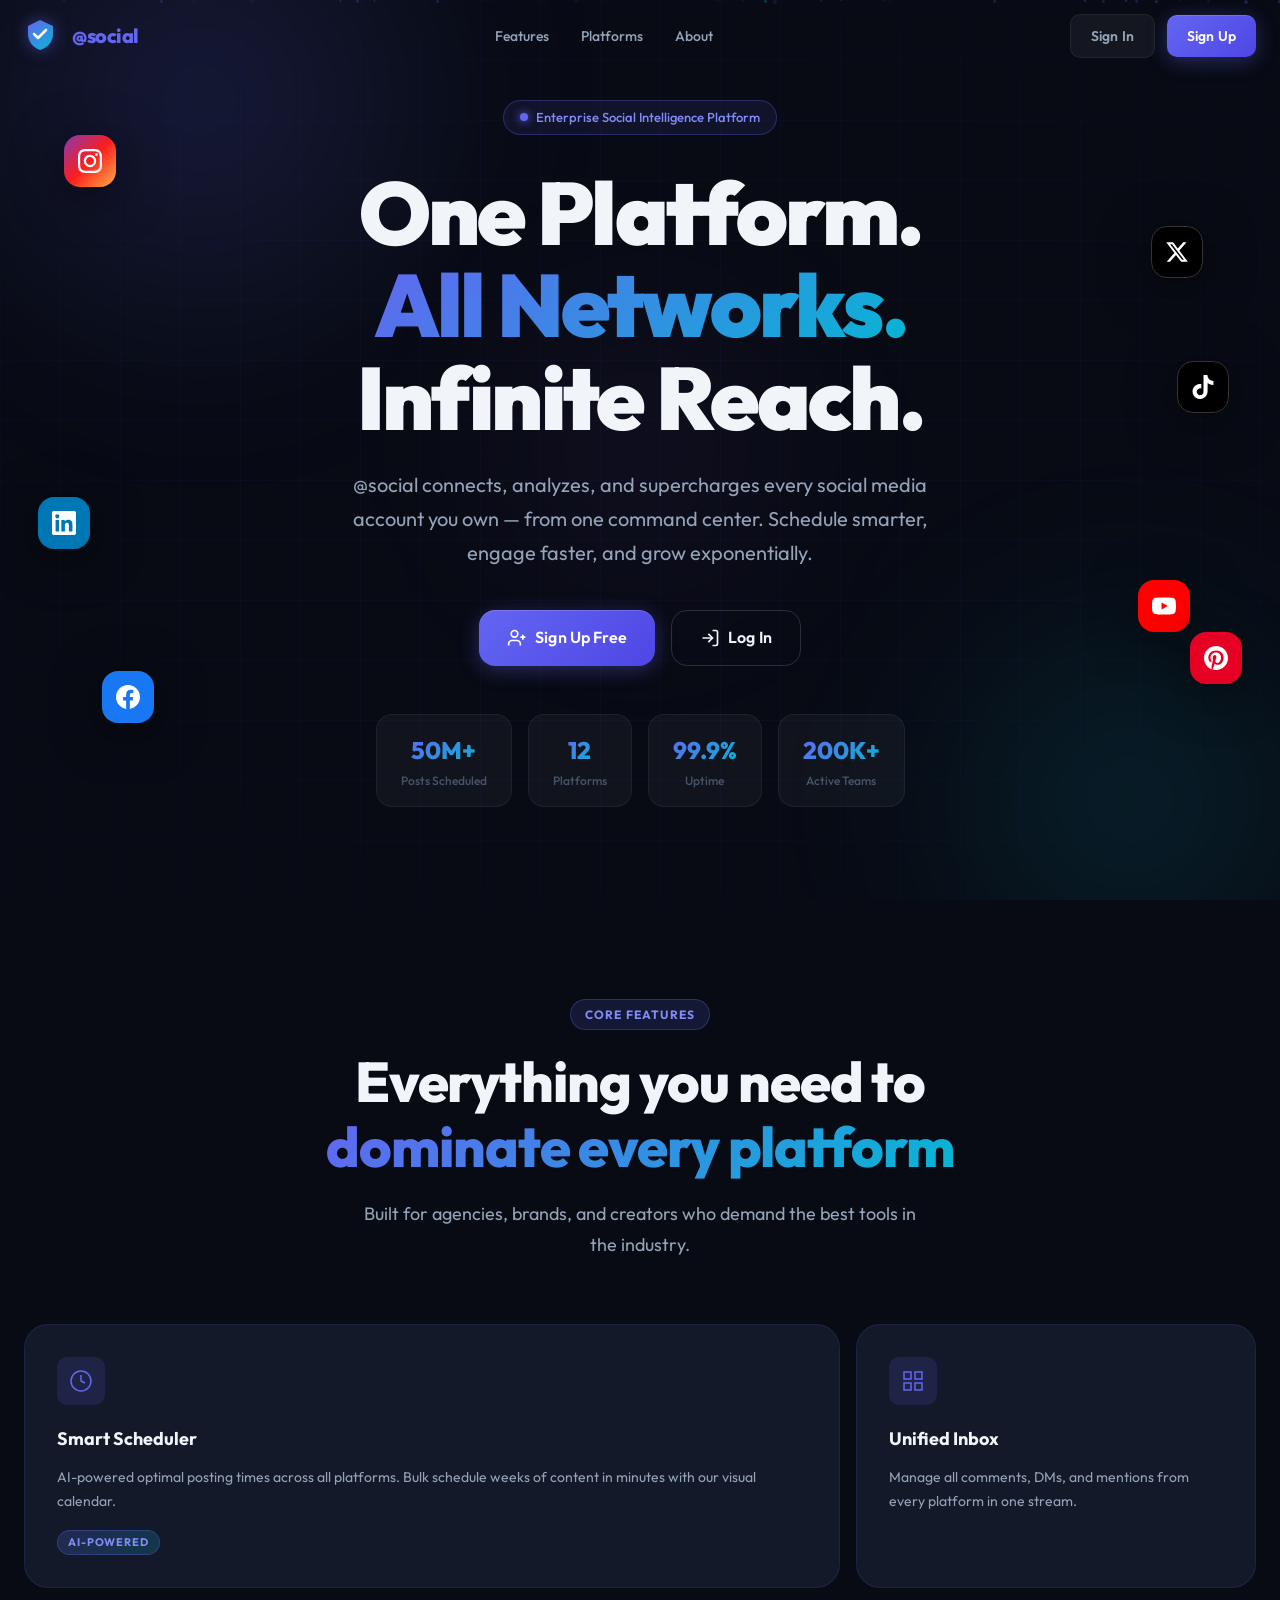
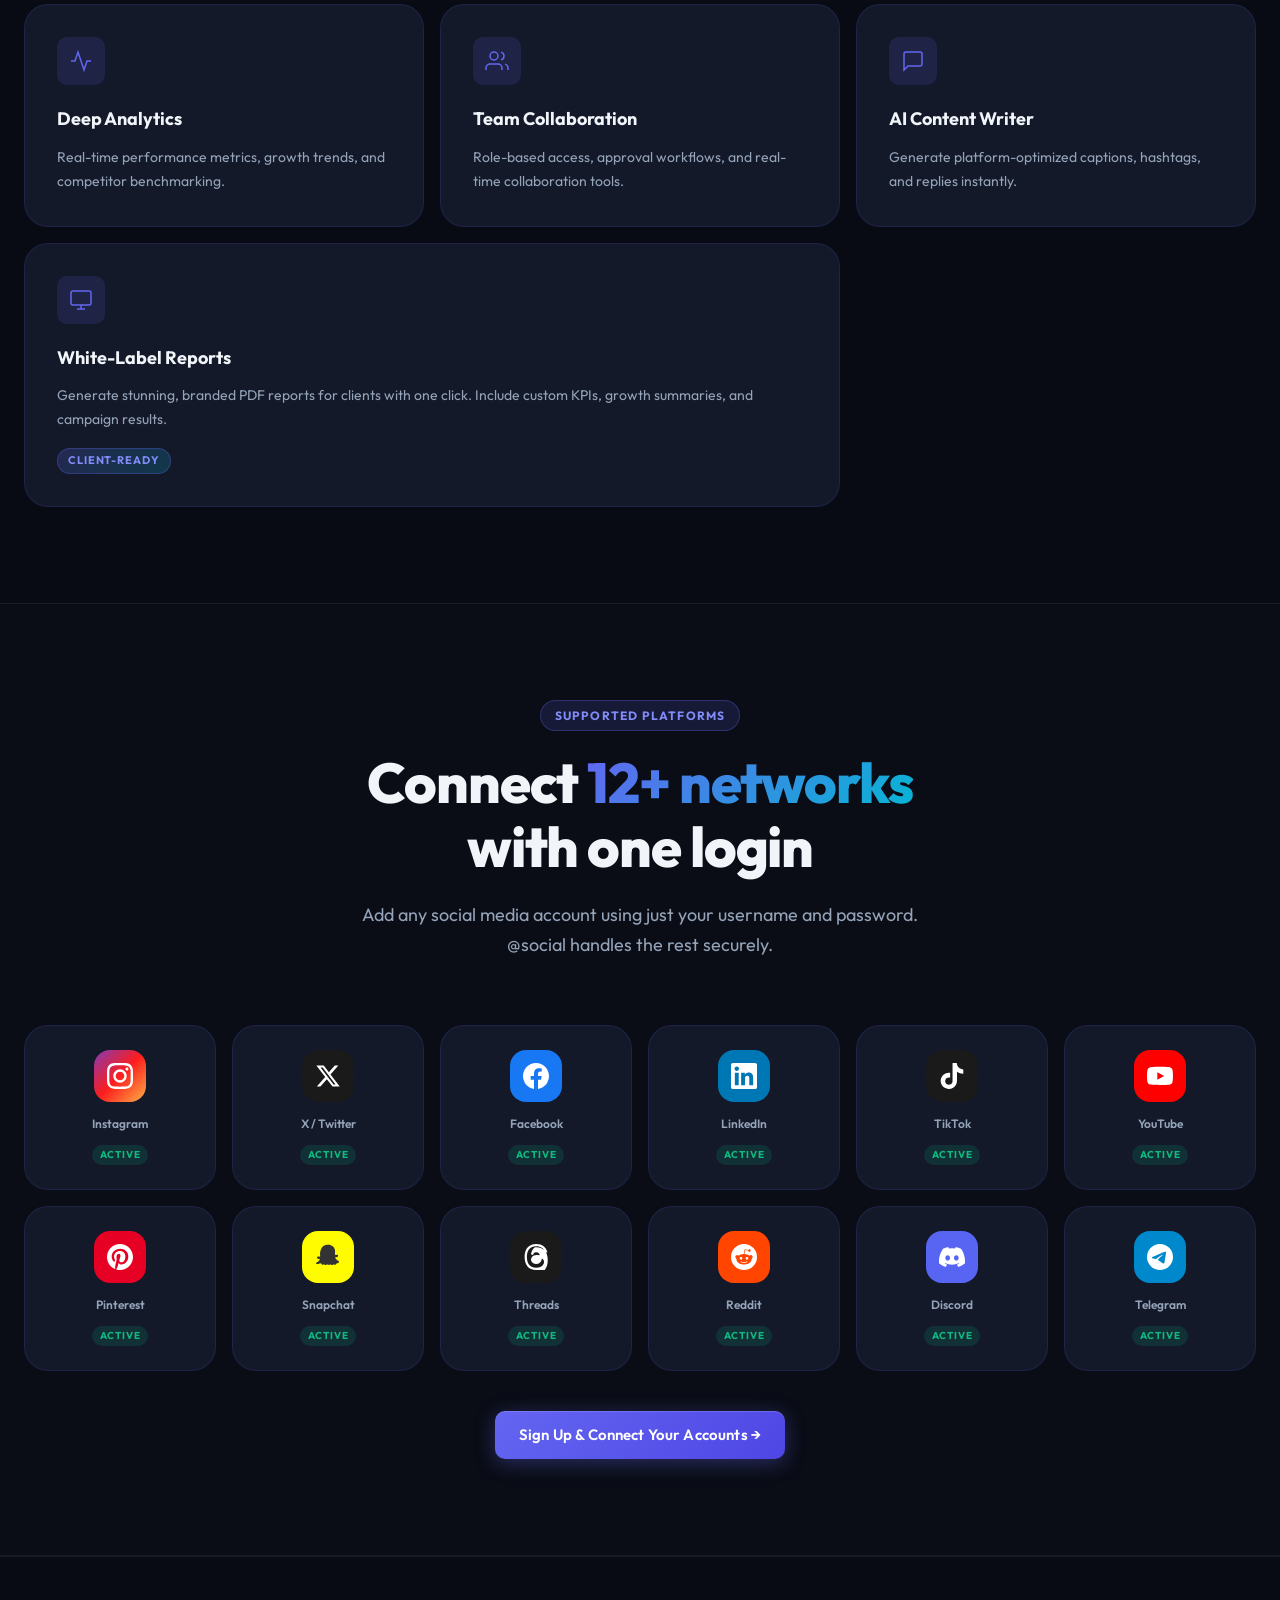
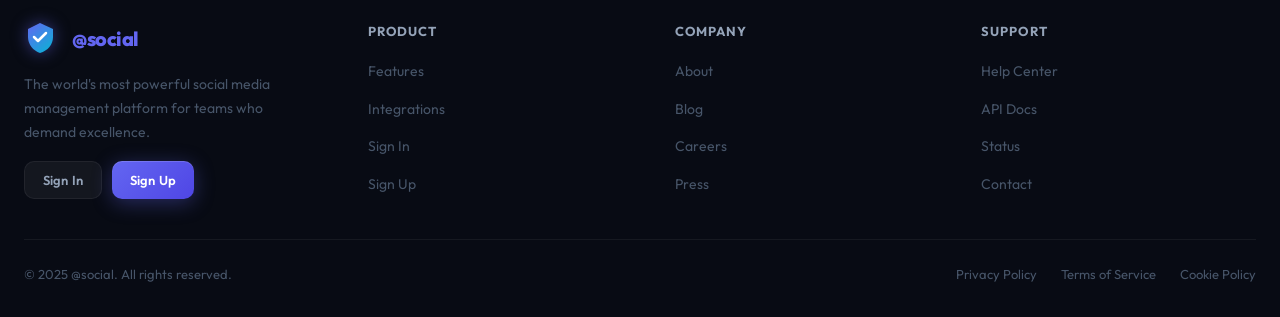
<file: index.html>
<!DOCTYPE html>
<html lang="en">
<head>
  <meta charset="UTF-8" />
  <meta name="viewport" content="width=device-width, initial-scale=1.0" />
  <title>@social — Social Media Management Platform</title>
  <meta name="description" content="@social is the enterprise-grade social media management platform that unifies all your accounts, analytics, scheduling, and team collaboration in one stunning dashboard." />
  <link rel="preconnect" href="https://fonts.googleapis.com" />
  <link rel="preconnect" href="https://fonts.gstatic.com" crossorigin />
  <link href="https://fonts.googleapis.com/css2?family=Outfit:wght@300;400;500;600;700;800;900&family=JetBrains+Mono:wght@400;500;600&display=swap" rel="stylesheet" />
  <link rel="stylesheet" href="css/main.css" />
  <link rel="stylesheet" href="css/landing.css" />
</head>
<body class="landing-page">

  <!-- Animated background particles -->
  <div class="bg-layer">
    <div class="particle-field" id="particleField"></div>
    <div class="grid-overlay"></div>
    <div class="glow-orb glow-orb--1"></div>
    <div class="glow-orb glow-orb--2"></div>
    <div class="glow-orb glow-orb--3"></div>
  </div>

  <!-- Navigation -->
  <nav class="nav" id="mainNav">
    <div class="nav__container">
      <a href="index.html" class="nav__logo">
        <div class="logo-icon">
          <svg width="32" height="32" viewBox="0 0 32 32" fill="none">
            <path d="M16 2L4 8v8c0 7.18 5.16 13.9 12 15.93C23.84 29.9 29 23.18 29 16V8L16 2z" fill="url(#logoGrad)" />
            <path d="M10 16l4 4 8-8" stroke="white" stroke-width="2.5" stroke-linecap="round" stroke-linejoin="round" />
            <defs>
              <linearGradient id="logoGrad" x1="4" y1="2" x2="29" y2="32" gradientUnits="userSpaceOnUse">
                <stop stop-color="#6366f1" />
                <stop offset="1" stop-color="#06b6d4" />
              </linearGradient>
            </defs>
          </svg>
        </div>
        <span class="logo-text"><span class="logo-accent">@social</span></span>
      </a>
      <ul class="nav__links">
        <li><a href="#features">Features</a></li>
        <li><a href="#platforms">Platforms</a></li>
        <li><a href="#about">About</a></li>
      </ul>
      <div class="nav__actions">
        <a href="login.html" class="btn btn--ghost" id="navLoginBtn">Sign In</a>
        <a href="login.html?mode=signup" class="btn btn--primary" id="navSignupBtn">Sign Up</a>
      </div>
      <button class="nav__hamburger" id="hamburger" aria-label="Toggle menu">
        <span></span><span></span><span></span>
      </button>
    </div>
  </nav>

  <!-- Hero Section -->
  <section class="hero" id="hero">
    <div class="hero__container">
      <div class="hero__badge">
        <span class="badge-dot"></span>
        <span>Enterprise Social Intelligence Platform</span>
      </div>
      <h1 class="hero__title">
        One Platform.<br />
        <span class="gradient-text">All Networks.</span><br />
        Infinite Reach.
      </h1>
      <p class="hero__subtitle">
        @social connects, analyzes, and supercharges every social media account you own — from one command center. Schedule smarter, engage faster, and grow exponentially.
      </p>
      <div class="hero__cta">
        <a href="login.html?mode=signup" class="btn btn--primary btn--xl" id="heroSignupBtn">
          <svg width="20" height="20" viewBox="0 0 24 24" fill="none" stroke="currentColor" stroke-width="2"><path d="M16 21v-2a4 4 0 0 0-4-4H6a4 4 0 0 0-4 4v2"/><circle cx="9" cy="7" r="4"/><line x1="19" y1="8" x2="19" y2="14"/><line x1="22" y1="11" x2="16" y2="11"/></svg>
          Sign Up Free
        </a>
        <a href="login.html" class="btn btn--outline btn--xl" id="heroLoginBtn">
          <svg width="20" height="20" viewBox="0 0 24 24" fill="none" stroke="currentColor" stroke-width="2"><path d="M15 3h4a2 2 0 0 1 2 2v14a2 2 0 0 1-2 2h-4"/><polyline points="10 17 15 12 10 7"/><line x1="15" y1="12" x2="3" y2="12"/></svg>
          Log In
        </a>
      </div>
      <div class="hero__stats">
        <div class="stat-pill">
          <span class="stat-pill__num">50M+</span>
          <span class="stat-pill__label">Posts Scheduled</span>
        </div>
        <div class="stat-pill">
          <span class="stat-pill__num">12</span>
          <span class="stat-pill__label">Platforms</span>
        </div>
        <div class="stat-pill">
          <span class="stat-pill__num">99.9%</span>
          <span class="stat-pill__label">Uptime</span>
        </div>
        <div class="stat-pill">
          <span class="stat-pill__num">200K+</span>
          <span class="stat-pill__label">Active Teams</span>
        </div>
      </div>
    </div>

    <!-- Platform logos floating -->
    <div class="hero__platforms">
      <div class="platform-float platform-float--1" title="Instagram">
        <div class="pf-icon pf-icon--instagram">
          <svg viewBox="0 0 24 24" fill="currentColor"><path d="M12 2.163c3.204 0 3.584.012 4.85.07 3.252.148 4.771 1.691 4.919 4.919.058 1.265.069 1.645.069 4.849 0 3.205-.012 3.584-.069 4.849-.149 3.225-1.664 4.771-4.919 4.919-1.266.058-1.644.07-4.85.07-3.204 0-3.584-.012-4.849-.07-3.26-.149-4.771-1.699-4.919-4.92-.058-1.265-.07-1.644-.07-4.849 0-3.204.013-3.583.07-4.849.149-3.227 1.664-4.771 4.919-4.919 1.266-.057 1.645-.069 4.849-.069zm0-2.163c-3.259 0-3.667.014-4.947.072-4.358.2-6.78 2.618-6.98 6.98-.059 1.281-.073 1.689-.073 4.948 0 3.259.014 3.668.072 4.948.2 4.358 2.618 6.78 6.98 6.98 1.281.058 1.689.072 4.948.072 3.259 0 3.668-.014 4.948-.072 4.354-.2 6.782-2.618 6.979-6.98.059-1.28.073-1.689.073-4.948 0-3.259-.014-3.667-.072-4.947-.196-4.354-2.617-6.78-6.979-6.98-1.281-.059-1.69-.073-4.949-.073zm0 5.838c-3.403 0-6.162 2.759-6.162 6.162s2.759 6.163 6.162 6.163 6.162-2.759 6.162-6.163c0-3.403-2.759-6.162-6.162-6.162zm0 10.162c-2.209 0-4-1.79-4-4 0-2.209 1.791-4 4-4s4 1.791 4 4c0 2.21-1.791 4-4 4zm6.406-11.845c-.796 0-1.441.645-1.441 1.44s.645 1.44 1.441 1.44c.795 0 1.439-.645 1.439-1.44s-.644-1.44-1.439-1.44z"/></svg>
        </div>
      </div>
      <div class="platform-float platform-float--2" title="X / Twitter">
        <div class="pf-icon pf-icon--twitter">
          <svg viewBox="0 0 24 24" fill="currentColor"><path d="M18.244 2.25h3.308l-7.227 8.26 8.502 11.24H16.17l-5.214-6.817L4.99 21.75H1.68l7.73-8.835L1.254 2.25H8.08l4.713 6.231zm-1.161 17.52h1.833L7.084 4.126H5.117z"/></svg>
        </div>
      </div>
      <div class="platform-float platform-float--3" title="LinkedIn">
        <div class="pf-icon pf-icon--linkedin">
          <svg viewBox="0 0 24 24" fill="currentColor"><path d="M20.447 20.452h-3.554v-5.569c0-1.328-.027-3.037-1.852-3.037-1.853 0-2.136 1.445-2.136 2.939v5.667H9.351V9h3.414v1.561h.046c.477-.9 1.637-1.85 3.37-1.85 3.601 0 4.267 2.37 4.267 5.455v6.286zM5.337 7.433c-1.144 0-2.063-.926-2.063-2.065 0-1.138.92-2.063 2.063-2.063 1.14 0 2.064.925 2.064 2.063 0 1.139-.925 2.065-2.064 2.065zm1.782 13.019H3.555V9h3.564v11.452zM22.225 0H1.771C.792 0 0 .774 0 1.729v20.542C0 23.227.792 24 1.771 24h20.451C23.2 24 24 23.227 24 22.271V1.729C24 .774 23.2 0 22.222 0h.003z"/></svg>
        </div>
      </div>
      <div class="platform-float platform-float--4" title="Facebook">
        <div class="pf-icon pf-icon--facebook">
          <svg viewBox="0 0 24 24" fill="currentColor"><path d="M24 12.073c0-6.627-5.373-12-12-12s-12 5.373-12 12c0 5.99 4.388 10.954 10.125 11.854v-8.385H7.078v-3.47h3.047V9.43c0-3.007 1.792-4.669 4.533-4.669 1.312 0 2.686.235 2.686.235v2.953H15.83c-1.491 0-1.956.925-1.956 1.874v2.25h3.328l-.532 3.47h-2.796v8.385C19.612 23.027 24 18.062 24 12.073z"/></svg>
        </div>
      </div>
      <div class="platform-float platform-float--5" title="TikTok">
        <div class="pf-icon pf-icon--tiktok">
          <svg viewBox="0 0 24 24" fill="currentColor"><path d="M12.525.02c1.31-.02 2.61-.01 3.91-.02.08 1.53.63 3.09 1.75 4.17 1.12 1.11 2.7 1.62 4.24 1.79v4.03c-1.44-.05-2.89-.35-4.2-.97-.57-.26-1.1-.59-1.62-.93-.01 2.92.01 5.84-.02 8.75-.08 1.4-.54 2.79-1.35 3.94-1.31 1.92-3.58 3.17-5.91 3.21-1.43.08-2.86-.31-4.08-1.03-2.02-1.19-3.44-3.37-3.65-5.71-.02-.5-.03-1-.01-1.49.18-1.9 1.12-3.72 2.58-4.96 1.66-1.44 3.98-2.13 6.15-1.72.02 1.48-.04 2.96-.04 4.44-.99-.32-2.15-.23-3.02.37-.63.41-1.11 1.04-1.36 1.75-.21.51-.15 1.07-.14 1.61.24 1.64 1.82 3.02 3.5 2.87 1.12-.01 2.19-.66 2.77-1.61.19-.33.4-.67.41-1.06.1-1.79.06-3.57.07-5.36.01-4.03-.01-8.05.02-12.07z"/></svg>
        </div>
      </div>
      <div class="platform-float platform-float--6" title="YouTube">
        <div class="pf-icon pf-icon--youtube">
          <svg viewBox="0 0 24 24" fill="currentColor"><path d="M23.498 6.186a3.016 3.016 0 0 0-2.122-2.136C19.505 3.545 12 3.545 12 3.545s-7.505 0-9.377.505A3.017 3.017 0 0 0 .502 6.186C0 8.07 0 12 0 12s0 3.93.502 5.814a3.016 3.016 0 0 0 2.122 2.136c1.871.505 9.376.505 9.376.505s7.505 0 9.377-.505a3.015 3.015 0 0 0 2.122-2.136C24 15.93 24 12 24 12s0-3.93-.502-5.814zM9.545 15.568V8.432L15.818 12l-6.273 3.568z"/></svg>
        </div>
      </div>
      <div class="platform-float platform-float--7" title="Pinterest">
        <div class="pf-icon pf-icon--pinterest">
          <svg viewBox="0 0 24 24" fill="currentColor"><path d="M12 0C5.373 0 0 5.373 0 12c0 5.084 3.163 9.426 7.627 11.174-.105-.949-.2-2.405.042-3.441.218-.937 1.407-5.965 1.407-5.965s-.359-.719-.359-1.782c0-1.668.967-2.914 2.171-2.914 1.023 0 1.518.769 1.518 1.69 0 1.029-.655 2.568-.994 3.995-.283 1.194.599 2.169 1.777 2.169 2.133 0 3.772-2.249 3.772-5.495 0-2.873-2.064-4.882-5.012-4.882-3.414 0-5.418 2.561-5.418 5.207 0 1.031.397 2.138.893 2.738a.36.36 0 0 1 .083.345l-.333 1.36c-.053.22-.174.267-.402.161-1.499-.698-2.436-2.889-2.436-4.649 0-3.785 2.75-7.262 7.929-7.262 4.163 0 7.398 2.967 7.398 6.931 0 4.136-2.607 7.464-6.227 7.464-1.216 0-2.359-.632-2.75-1.378l-.748 2.853c-.271 1.043-1.002 2.35-1.492 3.146C9.57 23.812 10.763 24 12 24c6.627 0 12-5.373 12-12S18.627 0 12 0z"/></svg>
        </div>
      </div>
    </div>
  </section>

  <!-- Features Section -->
  <section class="section" id="features">
    <div class="section__container">
      <div class="section__header">
        <div class="section-tag">Core Features</div>
        <h2 class="section__title">Everything you need to<br /><span class="gradient-text">dominate every platform</span></h2>
        <p class="section__subtitle">Built for agencies, brands, and creators who demand the best tools in the industry.</p>
      </div>
      <div class="features-grid">
        <div class="feature-card feature-card--large">
          <div class="feature-card__icon">
            <svg viewBox="0 0 24 24" fill="none" stroke="currentColor" stroke-width="1.5"><circle cx="12" cy="12" r="10"/><path d="M12 6v6l4 2"/></svg>
          </div>
          <h3>Smart Scheduler</h3>
          <p>AI-powered optimal posting times across all platforms. Bulk schedule weeks of content in minutes with our visual calendar.</p>
          <div class="feature-card__tag">AI-Powered</div>
        </div>
        <div class="feature-card">
          <div class="feature-card__icon">
            <svg viewBox="0 0 24 24" fill="none" stroke="currentColor" stroke-width="1.5"><path d="M3 3h7v7H3zM14 3h7v7h-7zM14 14h7v7h-7zM3 14h7v7H3z"/></svg>
          </div>
          <h3>Unified Inbox</h3>
          <p>Manage all comments, DMs, and mentions from every platform in one stream.</p>
        </div>
        <div class="feature-card">
          <div class="feature-card__icon">
            <svg viewBox="0 0 24 24" fill="none" stroke="currentColor" stroke-width="1.5"><polyline points="22 12 18 12 15 21 9 3 6 12 2 12"/></svg>
          </div>
          <h3>Deep Analytics</h3>
          <p>Real-time performance metrics, growth trends, and competitor benchmarking.</p>
        </div>
        <div class="feature-card">
          <div class="feature-card__icon">
            <svg viewBox="0 0 24 24" fill="none" stroke="currentColor" stroke-width="1.5"><path d="M17 21v-2a4 4 0 0 0-4-4H5a4 4 0 0 0-4 4v2"/><circle cx="9" cy="7" r="4"/><path d="M23 21v-2a4 4 0 0 0-3-3.87"/><path d="M16 3.13a4 4 0 0 1 0 7.75"/></svg>
          </div>
          <h3>Team Collaboration</h3>
          <p>Role-based access, approval workflows, and real-time collaboration tools.</p>
        </div>
        <div class="feature-card">
          <div class="feature-card__icon">
            <svg viewBox="0 0 24 24" fill="none" stroke="currentColor" stroke-width="1.5"><path d="M21 15a2 2 0 0 1-2 2H7l-4 4V5a2 2 0 0 1 2-2h14a2 2 0 0 1 2 2z"/></svg>
          </div>
          <h3>AI Content Writer</h3>
          <p>Generate platform-optimized captions, hashtags, and replies instantly.</p>
        </div>
        <div class="feature-card feature-card--large">
          <div class="feature-card__icon">
            <svg viewBox="0 0 24 24" fill="none" stroke="currentColor" stroke-width="1.5"><rect x="2" y="3" width="20" height="14" rx="2"/><path d="M8 21h8M12 17v4"/></svg>
          </div>
          <h3>White-Label Reports</h3>
          <p>Generate stunning, branded PDF reports for clients with one click. Include custom KPIs, growth summaries, and campaign results.</p>
          <div class="feature-card__tag">Client-Ready</div>
        </div>
      </div>
    </div>
  </section>

  <!-- Platforms Section -->
  <section class="section section--alt" id="platforms">
    <div class="section__container">
      <div class="section__header">
        <div class="section-tag">Supported Platforms</div>
        <h2 class="section__title">Connect <span class="gradient-text">12+ networks</span><br />with one login</h2>
        <p class="section__subtitle">Add any social media account using just your username and password. @social handles the rest securely.</p>
      </div>
      <div class="platforms-showcase">
        <div class="platform-card" data-platform="instagram">
          <div class="pc-icon pc-icon--instagram">
            <svg viewBox="0 0 24 24" fill="currentColor"><path d="M12 2.163c3.204 0 3.584.012 4.85.07 3.252.148 4.771 1.691 4.919 4.919.058 1.265.069 1.645.069 4.849 0 3.205-.012 3.584-.069 4.849-.149 3.225-1.664 4.771-4.919 4.919-1.266.058-1.644.07-4.85.07-3.204 0-3.584-.012-4.849-.07-3.26-.149-4.771-1.699-4.919-4.92-.058-1.265-.07-1.644-.07-4.849 0-3.204.013-3.583.07-4.849.149-3.227 1.664-4.771 4.919-4.919 1.266-.057 1.645-.069 4.849-.069zm0-2.163c-3.259 0-3.667.014-4.947.072-4.358.2-6.78 2.618-6.98 6.98-.059 1.281-.073 1.689-.073 4.948 0 3.259.014 3.668.072 4.948.2 4.358 2.618 6.78 6.98 6.98 1.281.058 1.689.072 4.948.072 3.259 0 3.668-.014 4.948-.072 4.354-.2 6.782-2.618 6.979-6.98.059-1.28.073-1.689.073-4.948 0-3.259-.014-3.667-.072-4.947-.196-4.354-2.617-6.78-6.979-6.98-1.281-.059-1.69-.073-4.949-.073zm0 5.838c-3.403 0-6.162 2.759-6.162 6.162s2.759 6.163 6.162 6.163 6.162-2.759 6.162-6.163c0-3.403-2.759-6.162-6.162-6.162zm0 10.162c-2.209 0-4-1.79-4-4 0-2.209 1.791-4 4-4s4 1.791 4 4c0 2.21-1.791 4-4 4zm6.406-11.845c-.796 0-1.441.645-1.441 1.44s.645 1.44 1.441 1.44c.795 0 1.439-.645 1.439-1.44s-.644-1.44-1.439-1.44z"/></svg>
          </div>
          <span>Instagram</span>
          <div class="pc-status">Active</div>
        </div>
        <div class="platform-card" data-platform="twitter">
          <div class="pc-icon pc-icon--twitter">
            <svg viewBox="0 0 24 24" fill="currentColor"><path d="M18.244 2.25h3.308l-7.227 8.26 8.502 11.24H16.17l-5.214-6.817L4.99 21.75H1.68l7.73-8.835L1.254 2.25H8.08l4.713 6.231zm-1.161 17.52h1.833L7.084 4.126H5.117z"/></svg>
          </div>
          <span>X / Twitter</span>
          <div class="pc-status">Active</div>
        </div>
        <div class="platform-card" data-platform="facebook">
          <div class="pc-icon pc-icon--facebook">
            <svg viewBox="0 0 24 24" fill="currentColor"><path d="M24 12.073c0-6.627-5.373-12-12-12s-12 5.373-12 12c0 5.99 4.388 10.954 10.125 11.854v-8.385H7.078v-3.47h3.047V9.43c0-3.007 1.792-4.669 4.533-4.669 1.312 0 2.686.235 2.686.235v2.953H15.83c-1.491 0-1.956.925-1.956 1.874v2.25h3.328l-.532 3.47h-2.796v8.385C19.612 23.027 24 18.062 24 12.073z"/></svg>
          </div>
          <span>Facebook</span>
          <div class="pc-status">Active</div>
        </div>
        <div class="platform-card" data-platform="linkedin">
          <div class="pc-icon pc-icon--linkedin">
            <svg viewBox="0 0 24 24" fill="currentColor"><path d="M20.447 20.452h-3.554v-5.569c0-1.328-.027-3.037-1.852-3.037-1.853 0-2.136 1.445-2.136 2.939v5.667H9.351V9h3.414v1.561h.046c.477-.9 1.637-1.85 3.37-1.85 3.601 0 4.267 2.37 4.267 5.455v6.286zM5.337 7.433c-1.144 0-2.063-.926-2.063-2.065 0-1.138.92-2.063 2.063-2.063 1.14 0 2.064.925 2.064 2.063 0 1.139-.925 2.065-2.064 2.065zm1.782 13.019H3.555V9h3.564v11.452zM22.225 0H1.771C.792 0 0 .774 0 1.729v20.542C0 23.227.792 24 1.771 24h20.451C23.2 24 24 23.227 24 22.271V1.729C24 .774 23.2 0 22.222 0h.003z"/></svg>
          </div>
          <span>LinkedIn</span>
          <div class="pc-status">Active</div>
        </div>
        <div class="platform-card" data-platform="tiktok">
          <div class="pc-icon pc-icon--tiktok">
            <svg viewBox="0 0 24 24" fill="currentColor"><path d="M12.525.02c1.31-.02 2.61-.01 3.91-.02.08 1.53.63 3.09 1.75 4.17 1.12 1.11 2.7 1.62 4.24 1.79v4.03c-1.44-.05-2.89-.35-4.2-.97-.57-.26-1.1-.59-1.62-.93-.01 2.92.01 5.84-.02 8.75-.08 1.4-.54 2.79-1.35 3.94-1.31 1.92-3.58 3.17-5.91 3.21-1.43.08-2.86-.31-4.08-1.03-2.02-1.19-3.44-3.37-3.65-5.71-.02-.5-.03-1-.01-1.49.18-1.9 1.12-3.72 2.58-4.96 1.66-1.44 3.98-2.13 6.15-1.72.02 1.48-.04 2.96-.04 4.44-.99-.32-2.15-.23-3.02.37-.63.41-1.11 1.04-1.36 1.75-.21.51-.15 1.07-.14 1.61.24 1.64 1.82 3.02 3.5 2.87 1.12-.01 2.19-.66 2.77-1.61.19-.33.4-.67.41-1.06.1-1.79.06-3.57.07-5.36.01-4.03-.01-8.05.02-12.07z"/></svg>
          </div>
          <span>TikTok</span>
          <div class="pc-status">Active</div>
        </div>
        <div class="platform-card" data-platform="youtube">
          <div class="pc-icon pc-icon--youtube">
            <svg viewBox="0 0 24 24" fill="currentColor"><path d="M23.498 6.186a3.016 3.016 0 0 0-2.122-2.136C19.505 3.545 12 3.545 12 3.545s-7.505 0-9.377.505A3.017 3.017 0 0 0 .502 6.186C0 8.07 0 12 0 12s0 3.93.502 5.814a3.016 3.016 0 0 0 2.122 2.136c1.871.505 9.376.505 9.376.505s7.505 0 9.377-.505a3.015 3.015 0 0 0 2.122-2.136C24 15.93 24 12 24 12s0-3.93-.502-5.814zM9.545 15.568V8.432L15.818 12l-6.273 3.568z"/></svg>
          </div>
          <span>YouTube</span>
          <div class="pc-status">Active</div>
        </div>
        <div class="platform-card" data-platform="pinterest">
          <div class="pc-icon pc-icon--pinterest">
            <svg viewBox="0 0 24 24" fill="currentColor"><path d="M12 0C5.373 0 0 5.373 0 12c0 5.084 3.163 9.426 7.627 11.174-.105-.949-.2-2.405.042-3.441.218-.937 1.407-5.965 1.407-5.965s-.359-.719-.359-1.782c0-1.668.967-2.914 2.171-2.914 1.023 0 1.518.769 1.518 1.69 0 1.029-.655 2.568-.994 3.995-.283 1.194.599 2.169 1.777 2.169 2.133 0 3.772-2.249 3.772-5.495 0-2.873-2.064-4.882-5.012-4.882-3.414 0-5.418 2.561-5.418 5.207 0 1.031.397 2.138.893 2.738a.36.36 0 0 1 .083.345l-.333 1.36c-.053.22-.174.267-.402.161-1.499-.698-2.436-2.889-2.436-4.649 0-3.785 2.75-7.262 7.929-7.262 4.163 0 7.398 2.967 7.398 6.931 0 4.136-2.607 7.464-6.227 7.464-1.216 0-2.359-.632-2.75-1.378l-.748 2.853c-.271 1.043-1.002 2.35-1.492 3.146C9.57 23.812 10.763 24 12 24c6.627 0 12-5.373 12-12S18.627 0 12 0z"/></svg>
          </div>
          <span>Pinterest</span>
          <div class="pc-status">Active</div>
        </div>
        <div class="platform-card" data-platform="snapchat">
          <div class="pc-icon pc-icon--snapchat">
            <svg viewBox="0 0 24 24" fill="currentColor"><path d="M12.206.793c.99 0 4.347.276 5.93 3.821.529 1.193.403 3.219.317 4.814l-.004.093c-.012.18-.022.345-.03.51.075.045.203.09.401.09.3-.045.677-.165 1.076-.165.826 0 1.4.39 1.4.976.008.346-.094.661-.388.904-.32.257-.79.381-1.289.381l-.116-.005c-.36-.021-.657-.12-.87-.21.01.139.058.509.194.855.418 1.069 1.272 1.915 2.548 2.511.494.235.835.578.835 1.07 0 .544-.56 1.03-1.395 1.369-.396.173-.833.275-1.342.315-.084.375-.355 1.059-.836 1.059-.135 0-.271-.025-.39-.063l-.019-.006c-.256-.072-.552-.18-.94-.18-.392 0-.634.108-.83.196-.198.089-.4.192-.715.192-.345 0-.625-.12-.84-.23l-.08-.04c-.2-.1-.367-.176-.574-.176-.15 0-.3.049-.455.136-.33.185-.638.288-1.012.288-.372 0-.682-.103-1.01-.288-.155-.087-.305-.136-.457-.136-.207 0-.374.076-.575.176l-.079.04c-.215.11-.495.23-.84.23-.315 0-.517-.103-.714-.192-.197-.088-.44-.196-.83-.196-.39 0-.685.108-.943.18l-.019.006c-.12.038-.254.063-.39.063-.48 0-.75-.684-.836-1.059-.508-.04-.946-.142-1.342-.315C1.56 19.03 1 18.544 1 18c0-.492.341-.835.835-1.07 1.276-.596 2.13-1.442 2.548-2.511.136-.346.184-.716.193-.855-.211.09-.508.189-.87.21l-.115.005c-.499 0-.969-.124-1.29-.381-.294-.243-.395-.558-.387-.904 0-.586.574-.976 1.4-.976.398 0 .776.12 1.075.165.198 0 .326-.045.402-.09l-.03-.51-.004-.093c-.087-1.595-.213-3.621.317-4.814C6.86 1.069 10.217.793 11.206.793h1z"/></svg>
          </div>
          <span>Snapchat</span>
          <div class="pc-status">Active</div>
        </div>
        <div class="platform-card" data-platform="threads">
          <div class="pc-icon pc-icon--threads">
            <svg viewBox="0 0 24 24" fill="currentColor"><path d="M12.186 24h-.007c-3.581-.024-6.334-1.205-8.184-3.509C2.35 18.44 1.5 15.586 1.472 12.01v-.017c.03-3.579.879-6.43 2.525-8.482C5.845 1.205 8.6.024 12.18 0h.014c2.746.02 5.043.725 6.826 2.098 1.677 1.29 2.858 3.13 3.509 5.467l-2.04.569c-1.104-3.96-3.898-5.984-8.304-6.015-2.91.022-5.11.936-6.54 2.717C4.307 6.504 3.616 8.914 3.589 12c.027 3.086.718 5.496 2.057 7.164 1.43 1.783 3.631 2.698 6.54 2.717 2.623-.02 4.358-.631 5.8-2.045 1.647-1.613 1.618-3.593 1.09-4.798-.31-.71-.873-1.3-1.634-1.75-.192 1.352-.622 2.446-1.284 3.272-.886 1.102-2.14 1.704-3.73 1.79-1.202.065-2.361-.218-3.259-.801-1.063-.689-1.685-1.74-1.752-2.964-.065-1.19.408-2.285 1.33-3.082.88-.76 2.119-1.207 3.583-1.291a13.853 13.853 0 0 1 3.02.142c-.126-.742-.375-1.332-.75-1.757-.513-.586-1.3-.883-2.348-.887h-.13c-.876 0-2.228.498-2.892 2.371l-1.925-.681C9.002 3.762 10.572 3.04 12.15 3.04h.008c3.581.024 6.334 1.205 8.184 3.509 1.645 2.052 2.496 4.906 2.524 8.48v.016c-.028 3.576-.878 6.43-2.524 8.483-1.846 2.303-4.598 3.484-8.18 3.509l-.9.027z"/></svg>
          </div>
          <span>Threads</span>
          <div class="pc-status">Active</div>
        </div>
        <div class="platform-card" data-platform="reddit">
          <div class="pc-icon pc-icon--reddit">
            <svg viewBox="0 0 24 24" fill="currentColor"><path d="M12 0A12 12 0 0 0 0 12a12 12 0 0 0 12 12 12 12 0 0 0 12-12A12 12 0 0 0 12 0zm5.01 4.744c.688 0 1.25.561 1.25 1.249a1.25 1.25 0 0 1-2.498.056l-2.597-.547-.8 3.747c1.824.07 3.48.632 4.674 1.488.308-.309.73-.491 1.207-.491.968 0 1.754.786 1.754 1.754 0 .716-.435 1.333-1.01 1.614a3.111 3.111 0 0 1 .042.52c0 2.694-3.13 4.87-7.004 4.87-3.874 0-7.004-2.176-7.004-4.87 0-.183.015-.366.043-.534A1.748 1.748 0 0 1 4.028 12c0-.968.786-1.754 1.754-1.754.463 0 .898.196 1.207.49 1.207-.883 2.878-1.43 4.744-1.487l.885-4.182a.342.342 0 0 1 .14-.197.35.35 0 0 1 .238-.042l2.906.617a1.214 1.214 0 0 1 1.108-.701zM9.25 12C8.561 12 8 12.562 8 13.25c0 .687.561 1.248 1.25 1.248.687 0 1.248-.561 1.248-1.249 0-.688-.561-1.249-1.249-1.249zm5.5 0c-.687 0-1.248.561-1.248 1.25 0 .687.561 1.248 1.249 1.248.688 0 1.249-.561 1.249-1.249 0-.687-.562-1.249-1.25-1.249zm-5.466 3.99a.327.327 0 0 0-.231.094.33.33 0 0 0 0 .463c.842.842 2.484.913 2.961.913.477 0 2.105-.056 2.961-.913a.361.361 0 0 0 .029-.463.33.33 0 0 0-.464 0c-.547.533-1.684.73-2.512.73-.828 0-1.979-.196-2.512-.73a.326.326 0 0 0-.232-.095z"/></svg>
          </div>
          <span>Reddit</span>
          <div class="pc-status">Active</div>
        </div>
        <div class="platform-card" data-platform="discord">
          <div class="pc-icon pc-icon--discord">
            <svg viewBox="0 0 24 24" fill="currentColor"><path d="M20.317 4.37a19.791 19.791 0 0 0-4.885-1.515.074.074 0 0 0-.079.037c-.21.375-.444.864-.608 1.25a18.27 18.27 0 0 0-5.487 0 12.64 12.64 0 0 0-.617-1.25.077.077 0 0 0-.079-.037A19.736 19.736 0 0 0 3.677 4.37a.07.07 0 0 0-.032.027C.533 9.046-.32 13.58.099 18.057a.082.082 0 0 0 .031.057 19.9 19.9 0 0 0 5.993 3.03.078.078 0 0 0 .084-.028 14.09 14.09 0 0 0 1.226-1.994.076.076 0 0 0-.041-.106 13.107 13.107 0 0 1-1.872-.892.077.077 0 0 1-.008-.128 10.2 10.2 0 0 0 .372-.292.074.074 0 0 1 .077-.01c3.928 1.793 8.18 1.793 12.062 0a.074.074 0 0 1 .078.01c.12.098.246.198.373.292a.077.077 0 0 1-.006.127 12.299 12.299 0 0 1-1.873.892.077.077 0 0 0-.041.107c.36.698.772 1.362 1.225 1.993a.076.076 0 0 0 .084.028 19.839 19.839 0 0 0 6.002-3.03.077.077 0 0 0 .032-.054c.5-5.177-.838-9.674-3.549-13.66a.061.061 0 0 0-.031-.03zM8.02 15.33c-1.183 0-2.157-1.085-2.157-2.419 0-1.333.956-2.419 2.157-2.419 1.21 0 2.176 1.096 2.157 2.42 0 1.333-.956 2.418-2.157 2.418zm7.975 0c-1.183 0-2.157-1.085-2.157-2.419 0-1.333.955-2.419 2.157-2.419 1.21 0 2.176 1.096 2.157 2.42 0 1.333-.946 2.418-2.157 2.418z"/></svg>
          </div>
          <span>Discord</span>
          <div class="pc-status">Active</div>
        </div>
        <div class="platform-card" data-platform="telegram">
          <div class="pc-icon pc-icon--telegram">
            <svg viewBox="0 0 24 24" fill="currentColor"><path d="M11.944 0A12 12 0 0 0 0 12a12 12 0 0 0 12 12 12 12 0 0 0 12-12A12 12 0 0 0 12 0a12 12 0 0 0-.056 0zm4.962 7.224c.1-.002.321.023.465.14a.506.506 0 0 1 .171.325c.016.093.036.306.02.472-.18 1.898-.962 6.502-1.36 8.627-.168.9-.499 1.201-.82 1.23-.696.065-1.225-.46-1.9-.902-1.056-.693-1.653-1.124-2.678-1.8-1.185-.78-.417-1.21.258-1.91.177-.184 3.247-2.977 3.307-3.23.007-.032.014-.15-.056-.212s-.174-.041-.249-.024c-.106.024-1.793 1.14-5.061 3.345-.48.33-.913.49-1.302.48-.428-.008-1.252-.241-1.865-.44-.752-.245-1.349-.374-1.297-.789.027-.216.325-.437.893-.663 3.498-1.524 5.83-2.529 6.998-3.014 3.332-1.386 4.025-1.627 4.476-1.635z"/></svg>
          </div>
          <span>Telegram</span>
          <div class="pc-status">Active</div>
        </div>
      </div>
      <div class="platforms-cta">
        <a href="login.html?mode=signup" class="btn btn--primary btn--lg">Sign Up & Connect Your Accounts →</a>
      </div>
    </div>
  </section>



  <!-- Footer -->
  <footer class="footer">
    <div class="footer__container">
      <div class="footer__top">
        <div class="footer__brand">
          <div class="nav__logo">
            <div class="logo-icon">
              <svg width="32" height="32" viewBox="0 0 32 32" fill="none">
                <path d="M16 2L4 8v8c0 7.18 5.16 13.9 12 15.93C23.84 29.9 29 23.18 29 16V8L16 2z" fill="url(#logoGrad2)" />
                <path d="M10 16l4 4 8-8" stroke="white" stroke-width="2.5" stroke-linecap="round" stroke-linejoin="round" />
                <defs>
                  <linearGradient id="logoGrad2" x1="4" y1="2" x2="29" y2="32" gradientUnits="userSpaceOnUse">
                    <stop stop-color="#6366f1" />
                    <stop offset="1" stop-color="#06b6d4" />
                  </linearGradient>
                </defs>
              </svg>
            </div>
            <span class="logo-text"><span class="logo-accent">@social</span></span>
          </div>
          <p>The world's most powerful social media management platform for teams who demand excellence.</p>
          <div style="margin-top:16px;display:flex;gap:10px">
            <a href="login.html" class="btn btn--ghost" style="font-size:13px;padding:8px 18px">Sign In</a>
            <a href="login.html?mode=signup" class="btn btn--primary" style="font-size:13px;padding:8px 18px">Sign Up</a>
          </div>
        </div>
        <div class="footer__links">
          <div class="footer__col">
            <h4>Product</h4>
            <ul>
              <li><a href="#features">Features</a></li>
              <li><a href="#platforms">Integrations</a></li>
              <li><a href="login.html">Sign In</a></li>
              <li><a href="login.html?mode=signup">Sign Up</a></li>
            </ul>
          </div>
          <div class="footer__col">
            <h4>Company</h4>
            <ul>
              <li><a href="#about">About</a></li>
              <li><a href="#">Blog</a></li>
              <li><a href="#">Careers</a></li>
              <li><a href="#">Press</a></li>
            </ul>
          </div>
          <div class="footer__col">
            <h4>Support</h4>
            <ul>
              <li><a href="#">Help Center</a></li>
              <li><a href="#">API Docs</a></li>
              <li><a href="#">Status</a></li>
              <li><a href="#">Contact</a></li>
            </ul>
          </div>
        </div>
      </div>
      <div class="footer__bottom">
        <p>© 2025 @social. All rights reserved.</p>
        <div class="footer__legal">
          <a href="#">Privacy Policy</a>
          <a href="#">Terms of Service</a>
          <a href="#">Cookie Policy</a>
        </div>
      </div>
    </div>
  </footer>

  <script src="js/main.js"></script>
  <script src="js/landing.js"></script>
</body>
</html>
</file>
<file: css/main.css>
/* =============================================
   CaveCrew — Core Design System
   main.css
   ============================================= */

:root {
  /* Color Palette */
  --color-bg: #080b14;
  --color-bg-2: #0d1120;
  --color-bg-3: #111827;
  --color-surface: #131929;
  --color-surface-2: #1a2237;
  --color-surface-3: #1e2a42;
  --color-border: rgba(99, 102, 241, 0.15);
  --color-border-2: rgba(255, 255, 255, 0.06);

  /* Primary: Indigo */
  --color-primary: #6366f1;
  --color-primary-hover: #4f52d9;
  --color-primary-light: rgba(99, 102, 241, 0.15);
  --color-primary-glow: rgba(99, 102, 241, 0.4);

  /* Accent: Cyan */
  --color-accent: #06b6d4;
  --color-accent-hover: #0891b2;
  --color-accent-light: rgba(6, 182, 212, 0.15);

  /* Semantic */
  --color-success: #10b981;
  --color-success-light: rgba(16, 185, 129, 0.15);
  --color-warning: #f59e0b;
  --color-warning-light: rgba(245, 158, 11, 0.15);
  --color-error: #ef4444;
  --color-error-light: rgba(239, 68, 68, 0.15);
  --color-orange: #f97316;
  --color-orange-light: rgba(249, 115, 22, 0.15);
  --color-purple: #a855f7;
  --color-purple-light: rgba(168, 85, 247, 0.15);

  /* Text */
  --text-primary: #f1f5f9;
  --text-secondary: #94a3b8;
  --text-muted: #475569;
  --text-accent: #818cf8;

  /* Typography */
  --font-body: 'Outfit', -apple-system, BlinkMacSystemFont, sans-serif;
  --font-mono: 'JetBrains Mono', 'Fira Code', monospace;

  /* Spacing */
  --space-1: 4px;
  --space-2: 8px;
  --space-3: 12px;
  --space-4: 16px;
  --space-5: 20px;
  --space-6: 24px;
  --space-8: 32px;
  --space-10: 40px;
  --space-12: 48px;
  --space-16: 64px;
  --space-20: 80px;
  --space-24: 96px;

  /* Border Radius */
  --radius-sm: 6px;
  --radius-md: 10px;
  --radius-lg: 16px;
  --radius-xl: 24px;
  --radius-2xl: 32px;
  --radius-full: 9999px;

  /* Shadows */
  --shadow-sm: 0 2px 8px rgba(0, 0, 0, 0.3);
  --shadow-md: 0 4px 24px rgba(0, 0, 0, 0.4);
  --shadow-lg: 0 8px 48px rgba(0, 0, 0, 0.5);
  --shadow-glow: 0 0 30px rgba(99, 102, 241, 0.25);
  --shadow-glow-cyan: 0 0 30px rgba(6, 182, 212, 0.2);

  /* Transitions */
  --transition-fast: 150ms ease;
  --transition-base: 250ms ease;
  --transition-slow: 400ms cubic-bezier(0.4, 0, 0.2, 1);
}

/* Reset */
*, *::before, *::after {
  box-sizing: border-box;
  margin: 0;
  padding: 0;
}

html {
  font-size: 16px;
  scroll-behavior: smooth;
  -webkit-text-size-adjust: 100%;
}

body {
  font-family: var(--font-body);
  background-color: var(--color-bg);
  color: var(--text-primary);
  line-height: 1.6;
  -webkit-font-smoothing: antialiased;
  -moz-osx-font-smoothing: grayscale;
  overflow-x: hidden;
}

a {
  color: inherit;
  text-decoration: none;
}

button {
  cursor: pointer;
  border: none;
  background: none;
  font-family: inherit;
}

img, svg {
  display: block;
  max-width: 100%;
}

input, textarea, select {
  font-family: inherit;
}

ul {
  list-style: none;
}

/* =============================================
   Background Layer
   ============================================= */
.bg-layer {
  position: fixed;
  inset: 0;
  z-index: 0;
  pointer-events: none;
  overflow: hidden;
}

.grid-overlay {
  position: absolute;
  inset: 0;
  background-image:
    linear-gradient(rgba(99, 102, 241, 0.04) 1px, transparent 1px),
    linear-gradient(90deg, rgba(99, 102, 241, 0.04) 1px, transparent 1px);
  background-size: 60px 60px;
  mask-image: radial-gradient(ellipse 80% 80% at 50% 50%, black 40%, transparent 100%);
}

.glow-orb {
  position: absolute;
  border-radius: 50%;
  filter: blur(80px);
  pointer-events: none;
}

.glow-orb--1 {
  width: 600px;
  height: 600px;
  top: -200px;
  left: -100px;
  background: radial-gradient(circle, rgba(99, 102, 241, 0.2), transparent 70%);
  animation: orbFloat1 12s ease-in-out infinite;
}

.glow-orb--2 {
  width: 500px;
  height: 500px;
  bottom: -150px;
  right: -100px;
  background: radial-gradient(circle, rgba(6, 182, 212, 0.15), transparent 70%);
  animation: orbFloat2 15s ease-in-out infinite;
}

.glow-orb--3 {
  width: 400px;
  height: 400px;
  top: 50%;
  left: 50%;
  transform: translate(-50%, -50%);
  background: radial-gradient(circle, rgba(168, 85, 247, 0.08), transparent 70%);
  animation: orbFloat3 18s ease-in-out infinite;
}

@keyframes orbFloat1 {
  0%, 100% { transform: translate(0, 0) scale(1); }
  33% { transform: translate(60px, 40px) scale(1.1); }
  66% { transform: translate(-30px, 70px) scale(0.9); }
}

@keyframes orbFloat2 {
  0%, 100% { transform: translate(0, 0) scale(1); }
  50% { transform: translate(-50px, -60px) scale(1.15); }
}

@keyframes orbFloat3 {
  0%, 100% { transform: translate(-50%, -50%) scale(1); }
  50% { transform: translate(-50%, -50%) scale(1.2); }
}

/* Particle Field */
#particleField {
  position: absolute;
  inset: 0;
}

.particle {
  position: absolute;
  border-radius: 50%;
  background: rgba(99, 102, 241, 0.6);
  pointer-events: none;
  animation: particleDrift linear infinite;
}

@keyframes particleDrift {
  0% { transform: translateY(100vh) scale(0); opacity: 0; }
  10% { opacity: 1; }
  90% { opacity: 0.5; }
  100% { transform: translateY(-100px) scale(1); opacity: 0; }
}

/* =============================================
   Typography
   ============================================= */
.gradient-text {
  background: linear-gradient(135deg, var(--color-primary) 0%, var(--color-accent) 100%);
  -webkit-background-clip: text;
  -webkit-text-fill-color: transparent;
  background-clip: text;
}

/* =============================================
   Buttons
   ============================================= */
.btn {
  display: inline-flex;
  align-items: center;
  gap: var(--space-2);
  padding: 10px 20px;
  border-radius: var(--radius-md);
  font-size: 14px;
  font-weight: 600;
  letter-spacing: 0.01em;
  transition: all var(--transition-base);
  position: relative;
  overflow: hidden;
  white-space: nowrap;
}

.btn::before {
  content: '';
  position: absolute;
  inset: 0;
  background: rgba(255, 255, 255, 0);
  transition: background var(--transition-fast);
}

.btn:hover::before {
  background: rgba(255, 255, 255, 0.05);
}

.btn--primary {
  background: linear-gradient(135deg, var(--color-primary), #4f46e5);
  color: white;
  box-shadow: 0 4px 20px rgba(99, 102, 241, 0.35), inset 0 1px 0 rgba(255, 255, 255, 0.15);
}

.btn--primary:hover {
  transform: translateY(-1px);
  box-shadow: 0 8px 30px rgba(99, 102, 241, 0.5), inset 0 1px 0 rgba(255, 255, 255, 0.2);
}

.btn--primary:active {
  transform: translateY(0);
}

.btn--ghost {
  background: rgba(255, 255, 255, 0.05);
  color: var(--text-secondary);
  border: 1px solid var(--color-border-2);
}

.btn--ghost:hover {
  background: rgba(255, 255, 255, 0.1);
  color: var(--text-primary);
  border-color: var(--color-border);
}

.btn--outline {
  background: transparent;
  color: var(--text-primary);
  border: 1px solid rgba(255, 255, 255, 0.15);
}

.btn--outline:hover {
  border-color: var(--color-primary);
  color: var(--color-primary);
  box-shadow: 0 0 20px rgba(99, 102, 241, 0.15);
}

.btn--xl {
  padding: 14px 28px;
  font-size: 16px;
  border-radius: var(--radius-lg);
}

.btn--lg {
  padding: 12px 24px;
  font-size: 15px;
}

.btn--sm {
  padding: 7px 14px;
  font-size: 13px;
}

.btn--full {
  width: 100%;
  justify-content: center;
}

.btn--auth {
  padding: 13px 24px;
  font-size: 15px;
}

/* Spinner animation */
.btn-spinner svg {
  animation: spin 0.8s linear infinite;
}

@keyframes spin {
  from { transform: rotate(0deg); }
  to { transform: rotate(360deg); }
}

/* =============================================
   Forms
   ============================================= */
.form-group {
  display: flex;
  flex-direction: column;
  gap: var(--space-2);
}

.form-group label {
  font-size: 13px;
  font-weight: 600;
  color: var(--text-secondary);
  display: flex;
  align-items: center;
  justify-content: space-between;
}

.input-wrapper {
  position: relative;
  display: flex;
  align-items: center;
}

.input-wrapper input,
.input-wrapper textarea {
  width: 100%;
  background: var(--color-surface-2);
  border: 1px solid var(--color-border);
  border-radius: var(--radius-md);
  padding: 11px 16px;
  color: var(--text-primary);
  font-size: 14px;
  transition: all var(--transition-base);
  outline: none;
}

.input-wrapper .input-icon {
  position: absolute;
  left: 12px;
  width: 16px;
  height: 16px;
  color: var(--text-muted);
  pointer-events: none;
  flex-shrink: 0;
}

.input-wrapper input.has-icon {
  padding-left: 40px;
}

.input-wrapper input:focus {
  border-color: var(--color-primary);
  background: var(--color-surface-3);
  box-shadow: 0 0 0 3px rgba(99, 102, 241, 0.15);
}

.input-wrapper input::placeholder {
  color: var(--text-muted);
}

.input-toggle-pw {
  position: absolute;
  right: 12px;
  color: var(--text-muted);
  padding: 4px;
  border-radius: var(--radius-sm);
  transition: color var(--transition-fast);
}

.input-toggle-pw:hover {
  color: var(--text-primary);
}

.input-toggle-pw svg {
  width: 16px;
  height: 16px;
}

.form-error {
  font-size: 12px;
  color: var(--color-error);
  min-height: 16px;
}

.form-label-link {
  font-size: 12px;
  font-weight: 500;
  color: var(--color-primary);
  transition: color var(--transition-fast);
}

.form-label-link:hover {
  color: var(--color-accent);
}

/* Checkbox */
.checkbox-label {
  display: flex;
  align-items: center;
  gap: var(--space-3);
  cursor: pointer;
  font-size: 13px;
  color: var(--text-secondary);
  user-select: none;
}

.checkbox-label input[type="checkbox"] {
  display: none;
}

.checkbox-custom {
  width: 18px;
  height: 18px;
  border: 1.5px solid var(--color-border);
  border-radius: var(--radius-sm);
  background: var(--color-surface-2);
  display: flex;
  align-items: center;
  justify-content: center;
  flex-shrink: 0;
  transition: all var(--transition-fast);
}

.checkbox-label input:checked + .checkbox-custom {
  background: var(--color-primary);
  border-color: var(--color-primary);
}

.checkbox-label input:checked + .checkbox-custom::after {
  content: '';
  width: 10px;
  height: 7px;
  border-left: 2px solid white;
  border-bottom: 2px solid white;
  transform: rotate(-45deg) translateY(-1px);
}

/* Toggle Switch */
.toggle-label {
  display: flex;
  align-items: center;
  gap: var(--space-3);
  cursor: pointer;
  font-size: 14px;
  color: var(--text-secondary);
  user-select: none;
}

.toggle-label input[type="checkbox"] {
  display: none;
}

.toggle-switch {
  position: relative;
  width: 40px;
  height: 22px;
  background: var(--color-surface-3);
  border-radius: 11px;
  border: 1px solid var(--color-border);
  transition: all var(--transition-base);
  flex-shrink: 0;
}

.toggle-switch::after {
  content: '';
  position: absolute;
  width: 16px;
  height: 16px;
  background: var(--text-muted);
  border-radius: 50%;
  top: 2px;
  left: 2px;
  transition: all var(--transition-base);
}

.toggle-label input:checked + .toggle-switch {
  background: var(--color-primary);
  border-color: var(--color-primary);
}

.toggle-label input:checked + .toggle-switch::after {
  transform: translateX(18px);
  background: white;
}

/* Form Row */
.form-row {
  display: grid;
  grid-template-columns: 1fr 1fr;
  gap: var(--space-4);
}

/* Optional label */
.optional {
  font-weight: 400;
  color: var(--text-muted);
}

/* =============================================
   Logo
   ============================================= */
.nav__logo {
  display: flex;
  align-items: center;
  gap: var(--space-3);
  text-decoration: none;
}

.logo-icon {
  width: 36px;
  height: 36px;
  flex-shrink: 0;
  filter: drop-shadow(0 0 8px rgba(99, 102, 241, 0.5));
}

.logo-icon--sm {
  width: 32px;
  height: 32px;
}

.logo-text {
  font-size: 20px;
  font-weight: 800;
  color: var(--text-primary);
  letter-spacing: -0.5px;
}

.logo-accent {
  color: var(--color-primary);
}

/* =============================================
   Modal
   ============================================= */
.modal-overlay {
  position: fixed;
  inset: 0;
  background: rgba(0, 0, 0, 0.75);
  backdrop-filter: blur(8px);
  z-index: 1000;
  display: flex;
  align-items: center;
  justify-content: center;
  padding: var(--space-4);
  animation: fadeIn var(--transition-base);
}

@keyframes fadeIn {
  from { opacity: 0; }
  to { opacity: 1; }
}

.modal {
  background: var(--color-surface);
  border: 1px solid var(--color-border);
  border-radius: var(--radius-xl);
  width: 100%;
  max-height: 90vh;
  overflow-y: auto;
  animation: slideUp var(--transition-slow);
  box-shadow: var(--shadow-lg), 0 0 0 1px rgba(255,255,255,0.03);
}

@keyframes slideUp {
  from { transform: translateY(30px); opacity: 0; }
  to { transform: translateY(0); opacity: 1; }
}

.modal--post {
  max-width: 640px;
}

.modal--account {
  max-width: 520px;
}

.modal__header {
  display: flex;
  align-items: center;
  justify-content: space-between;
  padding: var(--space-6);
  border-bottom: 1px solid var(--color-border-2);
}

.modal__header h3 {
  font-size: 18px;
  font-weight: 700;
}

.modal__close {
  width: 32px;
  height: 32px;
  border-radius: var(--radius-md);
  background: var(--color-surface-2);
  color: var(--text-muted);
  display: flex;
  align-items: center;
  justify-content: center;
  transition: all var(--transition-fast);
}

.modal__close:hover {
  background: var(--color-error-light);
  color: var(--color-error);
}

.modal__close svg {
  width: 16px;
  height: 16px;
}

.modal__body {
  padding: var(--space-6);
}

.modal__footer {
  display: flex;
  align-items: center;
  justify-content: space-between;
  padding: var(--space-4) var(--space-6);
  border-top: 1px solid var(--color-border-2);
  gap: var(--space-3);
}

.modal-footer-right {
  display: flex;
  gap: var(--space-3);
  margin-left: auto;
}

/* =============================================
   Link
   ============================================= */
.link {
  color: var(--color-primary);
  text-decoration: underline;
  text-underline-offset: 2px;
}

/* =============================================
   Scrollbar
   ============================================= */
::-webkit-scrollbar {
  width: 6px;
  height: 6px;
}

::-webkit-scrollbar-track {
  background: var(--color-bg);
}

::-webkit-scrollbar-thumb {
  background: var(--color-surface-3);
  border-radius: 3px;
}

::-webkit-scrollbar-thumb:hover {
  background: var(--color-primary);
}

/* =============================================
   Utility
   ============================================= */
.visually-hidden {
  position: absolute;
  width: 1px;
  height: 1px;
  margin: -1px;
  overflow: hidden;
  clip: rect(0 0 0 0);
  white-space: nowrap;
}
</file>
<file: css/landing.css>
/* =============================================
   CaveCrew — Landing Page Styles
   landing.css
   ============================================= */

/* =============================================
   Navigation
   ============================================= */
.nav {
  position: fixed;
  top: 0;
  left: 0;
  right: 0;
  z-index: 100;
  padding: 0 var(--space-6);
  transition: all var(--transition-slow);
}

.nav.scrolled {
  background: rgba(8, 11, 20, 0.85);
  backdrop-filter: blur(20px);
  border-bottom: 1px solid var(--color-border);
}

.nav__container {
  max-width: 1280px;
  margin: 0 auto;
  height: 72px;
  display: flex;
  align-items: center;
  gap: var(--space-8);
}

.nav__links {
  display: flex;
  gap: var(--space-8);
  flex: 1;
  justify-content: center;
}

.nav__links a {
  font-size: 14px;
  font-weight: 500;
  color: var(--text-secondary);
  transition: color var(--transition-fast);
  position: relative;
}

.nav__links a::after {
  content: '';
  position: absolute;
  bottom: -4px;
  left: 0;
  right: 0;
  height: 2px;
  background: linear-gradient(90deg, var(--color-primary), var(--color-accent));
  transform: scaleX(0);
  transition: transform var(--transition-base);
  border-radius: 1px;
}

.nav__links a:hover {
  color: var(--text-primary);
}

.nav__links a:hover::after {
  transform: scaleX(1);
}

.nav__actions {
  display: flex;
  align-items: center;
  gap: var(--space-3);
}

.nav__hamburger {
  display: none;
  flex-direction: column;
  gap: 5px;
  padding: 6px;
}

.nav__hamburger span {
  display: block;
  width: 22px;
  height: 2px;
  background: var(--text-secondary);
  border-radius: 1px;
  transition: all var(--transition-base);
}

/* =============================================
   Hero
   ============================================= */
.hero {
  position: relative;
  z-index: 1;
  min-height: 100vh;
  display: flex;
  flex-direction: column;
  align-items: center;
  justify-content: center;
  padding: 100px var(--space-6) var(--space-24);
  overflow: hidden;
}

.hero__container {
  max-width: 900px;
  text-align: center;
  position: relative;
  z-index: 2;
}

.hero__badge {
  display: inline-flex;
  align-items: center;
  gap: var(--space-2);
  background: rgba(99, 102, 241, 0.1);
  border: 1px solid rgba(99, 102, 241, 0.3);
  border-radius: var(--radius-full);
  padding: 6px 16px;
  font-size: 13px;
  font-weight: 500;
  color: var(--text-accent);
  margin-bottom: var(--space-8);
  animation: fadeInDown 0.6s ease 0.1s both;
}

.badge-dot {
  width: 8px;
  height: 8px;
  border-radius: 50%;
  background: var(--color-primary);
  box-shadow: 0 0 8px var(--color-primary);
  animation: pulse 2s ease infinite;
}

@keyframes pulse {
  0%, 100% { opacity: 1; transform: scale(1); }
  50% { opacity: 0.6; transform: scale(1.3); }
}

.hero__title {
  font-size: clamp(52px, 7vw, 88px);
  font-weight: 900;
  line-height: 1.05;
  letter-spacing: -0.03em;
  color: var(--text-primary);
  margin-bottom: var(--space-6);
  animation: fadeInDown 0.6s ease 0.2s both;
}

.hero__subtitle {
  font-size: clamp(17px, 2.5vw, 20px);
  color: var(--text-secondary);
  max-width: 640px;
  margin: 0 auto var(--space-10);
  line-height: 1.7;
  animation: fadeInDown 0.6s ease 0.3s both;
}

.hero__cta {
  display: flex;
  gap: var(--space-4);
  justify-content: center;
  flex-wrap: wrap;
  margin-bottom: var(--space-12);
  animation: fadeInDown 0.6s ease 0.4s both;
}

.hero__stats {
  display: flex;
  gap: var(--space-4);
  justify-content: center;
  flex-wrap: wrap;
  animation: fadeInDown 0.6s ease 0.5s both;
}

.stat-pill {
  background: rgba(255, 255, 255, 0.04);
  border: 1px solid var(--color-border-2);
  border-radius: var(--radius-lg);
  padding: var(--space-4) var(--space-6);
  display: flex;
  flex-direction: column;
  align-items: center;
  gap: 2px;
  backdrop-filter: blur(10px);
}

.stat-pill__num {
  font-size: 24px;
  font-weight: 800;
  background: linear-gradient(135deg, var(--color-primary), var(--color-accent));
  -webkit-background-clip: text;
  -webkit-text-fill-color: transparent;
  background-clip: text;
}

.stat-pill__label {
  font-size: 12px;
  color: var(--text-muted);
  font-weight: 500;
}

/* Platform Floats */
.hero__platforms {
  position: absolute;
  inset: 0;
  pointer-events: none;
  z-index: 1;
}

.platform-float {
  position: absolute;
  animation: platformFloat linear infinite;
}

.pf-icon {
  width: 52px;
  height: 52px;
  border-radius: var(--radius-lg);
  display: flex;
  align-items: center;
  justify-content: center;
  box-shadow: var(--shadow-lg);
  transition: transform var(--transition-base);
}

.pf-icon svg {
  width: 24px;
  height: 24px;
}

.pf-icon--instagram { background: linear-gradient(135deg, #833ab4, #fd1d1d, #fcb045); color: white; }
.pf-icon--twitter { background: #000; color: white; border: 1px solid #333; }
.pf-icon--linkedin { background: #0077b5; color: white; }
.pf-icon--facebook { background: #1877f2; color: white; }
.pf-icon--tiktok { background: #000; color: white; border: 1px solid #333; }
.pf-icon--youtube { background: #ff0000; color: white; }
.pf-icon--pinterest { background: #e60023; color: white; }

.platform-float--1 { top: 15%; left: 5%; animation: platformFloat 8s ease-in-out infinite; }
.platform-float--2 { top: 25%; right: 6%; animation: platformFloat 10s ease-in-out infinite 1s; }
.platform-float--3 { top: 55%; left: 3%; animation: platformFloat 9s ease-in-out infinite 2s; }
.platform-float--4 { bottom: 20%; left: 8%; animation: platformFloat 11s ease-in-out infinite 0.5s; }
.platform-float--5 { top: 40%; right: 4%; animation: platformFloat 7s ease-in-out infinite 1.5s; }
.platform-float--6 { bottom: 30%; right: 7%; animation: platformFloat 12s ease-in-out infinite 3s; }
.platform-float--7 { top: 70%; right: 3%; animation: platformFloat 9s ease-in-out infinite 2.5s; }

@keyframes platformFloat {
  0%, 100% { transform: translateY(0) rotate(0deg); }
  25% { transform: translateY(-15px) rotate(2deg); }
  75% { transform: translateY(10px) rotate(-2deg); }
}

/* =============================================
   Sections
   ============================================= */
.section {
  position: relative;
  z-index: 1;
  padding: var(--space-24) var(--space-6);
}

.section--alt {
  background: rgba(255, 255, 255, 0.01);
  border-top: 1px solid var(--color-border-2);
  border-bottom: 1px solid var(--color-border-2);
}

.section__container {
  max-width: 1280px;
  margin: 0 auto;
}

.section__header {
  text-align: center;
  margin-bottom: var(--space-16);
}

.section-tag {
  display: inline-block;
  background: var(--color-primary-light);
  border: 1px solid rgba(99, 102, 241, 0.3);
  color: var(--text-accent);
  font-size: 12px;
  font-weight: 700;
  letter-spacing: 0.1em;
  text-transform: uppercase;
  padding: 5px 14px;
  border-radius: var(--radius-full);
  margin-bottom: var(--space-5);
}

.section__title {
  font-size: clamp(36px, 5vw, 56px);
  font-weight: 800;
  line-height: 1.15;
  letter-spacing: -0.02em;
  margin-bottom: var(--space-5);
}

.section__subtitle {
  font-size: 18px;
  color: var(--text-secondary);
  max-width: 560px;
  margin: 0 auto;
  line-height: 1.7;
}

/* =============================================
   Features Grid
   ============================================= */
.features-grid {
  display: grid;
  grid-template-columns: repeat(3, 1fr);
  grid-template-rows: auto;
  gap: var(--space-4);
}

.feature-card {
  background: var(--color-surface);
  border: 1px solid var(--color-border);
  border-radius: var(--radius-xl);
  padding: var(--space-8);
  transition: all var(--transition-slow);
  position: relative;
  overflow: hidden;
}

.feature-card::before {
  content: '';
  position: absolute;
  top: 0;
  left: 0;
  right: 0;
  height: 1px;
  background: linear-gradient(90deg, transparent, var(--color-primary), transparent);
  opacity: 0;
  transition: opacity var(--transition-base);
}

.feature-card:hover::before {
  opacity: 1;
}

.feature-card:hover {
  border-color: var(--color-primary);
  transform: translateY(-4px);
  box-shadow: var(--shadow-glow), var(--shadow-lg);
}

.feature-card--large {
  grid-column: span 2;
}

.feature-card__icon {
  width: 48px;
  height: 48px;
  background: var(--color-primary-light);
  border-radius: var(--radius-md);
  display: flex;
  align-items: center;
  justify-content: center;
  color: var(--color-primary);
  margin-bottom: var(--space-5);
}

.feature-card__icon svg {
  width: 24px;
  height: 24px;
}

.feature-card h3 {
  font-size: 18px;
  font-weight: 700;
  margin-bottom: var(--space-3);
  color: var(--text-primary);
}

.feature-card p {
  font-size: 14px;
  color: var(--text-secondary);
  line-height: 1.7;
}

.feature-card__tag {
  display: inline-block;
  background: linear-gradient(135deg, rgba(99,102,241,0.2), rgba(6,182,212,0.2));
  border: 1px solid rgba(99,102,241,0.3);
  color: var(--text-accent);
  font-size: 11px;
  font-weight: 700;
  letter-spacing: 0.08em;
  text-transform: uppercase;
  padding: 3px 10px;
  border-radius: var(--radius-full);
  margin-top: var(--space-4);
}

/* =============================================
   Platforms Showcase
   ============================================= */
.platforms-showcase {
  display: grid;
  grid-template-columns: repeat(6, 1fr);
  gap: var(--space-4);
  margin-bottom: var(--space-10);
}

.platform-card {
  background: var(--color-surface);
  border: 1px solid var(--color-border);
  border-radius: var(--radius-xl);
  padding: var(--space-6);
  display: flex;
  flex-direction: column;
  align-items: center;
  gap: var(--space-3);
  transition: all var(--transition-base);
  cursor: default;
  position: relative;
}

.platform-card:hover {
  border-color: var(--color-primary);
  transform: translateY(-6px);
  box-shadow: var(--shadow-glow);
}

.pc-icon {
  width: 52px;
  height: 52px;
  border-radius: var(--radius-lg);
  display: flex;
  align-items: center;
  justify-content: center;
}

.pc-icon svg {
  width: 26px;
  height: 26px;
}

.pc-icon--instagram { background: linear-gradient(135deg, #833ab4, #fd1d1d, #fcb045); color: white; }
.pc-icon--twitter { background: #1a1a1a; color: white; }
.pc-icon--facebook { background: #1877f2; color: white; }
.pc-icon--linkedin { background: #0077b5; color: white; }
.pc-icon--tiktok { background: #1a1a1a; color: white; }
.pc-icon--youtube { background: #ff0000; color: white; }
.pc-icon--pinterest { background: #e60023; color: white; }
.pc-icon--snapchat { background: #fffc00; color: #333; }
.pc-icon--threads { background: #1a1a1a; color: white; }
.pc-icon--reddit { background: #ff4500; color: white; }
.pc-icon--discord { background: #5865f2; color: white; }
.pc-icon--telegram { background: #0088cc; color: white; }

.platform-card span {
  font-size: 12px;
  font-weight: 600;
  color: var(--text-secondary);
  text-align: center;
}

.pc-status {
  font-size: 10px;
  font-weight: 700;
  letter-spacing: 0.08em;
  text-transform: uppercase;
  color: var(--color-success);
  background: var(--color-success-light);
  padding: 2px 8px;
  border-radius: var(--radius-full);
}

.platforms-cta {
  text-align: center;
}

/* =============================================
   Pricing
   ============================================= */
.pricing-grid {
  display: grid;
  grid-template-columns: repeat(3, 1fr);
  gap: var(--space-6);
  max-width: 1100px;
  margin: 0 auto;
}

.pricing-card {
  background: var(--color-surface);
  border: 1px solid var(--color-border);
  border-radius: var(--radius-xl);
  padding: var(--space-8);
  display: flex;
  flex-direction: column;
  gap: var(--space-5);
  position: relative;
  transition: all var(--transition-slow);
}

.pricing-card:hover {
  transform: translateY(-4px);
}

.pricing-card--featured {
  background: linear-gradient(160deg, rgba(99,102,241,0.12), rgba(6,182,212,0.06));
  border-color: var(--color-primary);
  box-shadow: var(--shadow-glow);
  transform: scale(1.02);
}

.pricing-card--featured:hover {
  transform: scale(1.02) translateY(-4px);
}

.pricing-card__badge {
  position: absolute;
  top: -12px;
  left: 50%;
  transform: translateX(-50%);
  background: linear-gradient(135deg, var(--color-primary), var(--color-accent));
  color: white;
  font-size: 11px;
  font-weight: 700;
  letter-spacing: 0.08em;
  text-transform: uppercase;
  padding: 4px 16px;
  border-radius: var(--radius-full);
}

.pricing-card__tier {
  font-size: 14px;
  font-weight: 700;
  color: var(--text-accent);
  text-transform: uppercase;
  letter-spacing: 0.1em;
}

.pricing-card__price {
  font-size: 52px;
  font-weight: 900;
  color: var(--text-primary);
  letter-spacing: -0.03em;
  display: flex;
  align-items: flex-start;
  line-height: 1;
}

.price-dollar {
  font-size: 24px;
  margin-top: 8px;
  font-weight: 600;
  color: var(--text-secondary);
}

.price-period {
  font-size: 16px;
  font-weight: 500;
  color: var(--text-muted);
  align-self: flex-end;
  margin-bottom: 6px;
}

.pricing-card__desc {
  font-size: 14px;
  color: var(--text-secondary);
  line-height: 1.6;
}

.pricing-card__features {
  display: flex;
  flex-direction: column;
  gap: var(--space-3);
  flex: 1;
}

.pricing-card__features li {
  display: flex;
  align-items: center;
  gap: var(--space-3);
  font-size: 14px;
  color: var(--text-secondary);
}

.pricing-card__features li svg {
  width: 16px;
  height: 16px;
  color: var(--color-success);
  flex-shrink: 0;
}

/* =============================================
   Footer
   ============================================= */
.footer {
  position: relative;
  z-index: 1;
  border-top: 1px solid var(--color-border-2);
  padding: var(--space-16) var(--space-6) var(--space-8);
}

.footer__container {
  max-width: 1280px;
  margin: 0 auto;
}

.footer__top {
  display: grid;
  grid-template-columns: 280px 1fr;
  gap: var(--space-16);
  margin-bottom: var(--space-10);
}

.footer__brand p {
  font-size: 14px;
  color: var(--text-muted);
  line-height: 1.7;
  margin-top: var(--space-4);
}

.footer__links {
  display: grid;
  grid-template-columns: repeat(3, 1fr);
  gap: var(--space-8);
}

.footer__col h4 {
  font-size: 13px;
  font-weight: 700;
  color: var(--text-secondary);
  text-transform: uppercase;
  letter-spacing: 0.08em;
  margin-bottom: var(--space-4);
}

.footer__col ul {
  display: flex;
  flex-direction: column;
  gap: var(--space-3);
}

.footer__col a {
  font-size: 14px;
  color: var(--text-muted);
  transition: color var(--transition-fast);
}

.footer__col a:hover {
  color: var(--text-primary);
}

.footer__bottom {
  display: flex;
  align-items: center;
  justify-content: space-between;
  padding-top: var(--space-6);
  border-top: 1px solid var(--color-border-2);
}

.footer__bottom p {
  font-size: 13px;
  color: var(--text-muted);
}

.footer__legal {
  display: flex;
  gap: var(--space-6);
}

.footer__legal a {
  font-size: 13px;
  color: var(--text-muted);
  transition: color var(--transition-fast);
}

.footer__legal a:hover {
  color: var(--text-primary);
}

/* =============================================
   Animations
   ============================================= */
@keyframes fadeInDown {
  from { opacity: 0; transform: translateY(-20px); }
  to { opacity: 1; transform: translateY(0); }
}

/* =============================================
   Responsive
   ============================================= */
@media (max-width: 1100px) {
  .platforms-showcase {
    grid-template-columns: repeat(4, 1fr);
  }
}

@media (max-width: 900px) {
  .features-grid {
    grid-template-columns: 1fr 1fr;
  }
  .feature-card--large {
    grid-column: span 2;
  }
  .pricing-grid {
    grid-template-columns: 1fr;
    max-width: 400px;
  }
  .pricing-card--featured {
    transform: none;
    order: -1;
  }
  .pricing-card--featured:hover {
    transform: translateY(-4px);
  }
  .footer__top {
    grid-template-columns: 1fr;
  }
}

@media (max-width: 768px) {
  .nav__links,
  .nav__actions {
    display: none;
  }
  .nav__hamburger {
    display: flex;
    margin-left: auto;
  }
  .hero__title {
    font-size: 42px;
  }
  .hero__platforms .platform-float--3,
  .hero__platforms .platform-float--4,
  .hero__platforms .platform-float--7 {
    display: none;
  }
  .features-grid {
    grid-template-columns: 1fr;
  }
  .feature-card--large {
    grid-column: span 1;
  }
  .platforms-showcase {
    grid-template-columns: repeat(3, 1fr);
  }
  .footer__links {
    grid-template-columns: repeat(2, 1fr);
  }
  .footer__bottom {
    flex-direction: column;
    gap: var(--space-4);
    text-align: center;
  }
}
</file>
